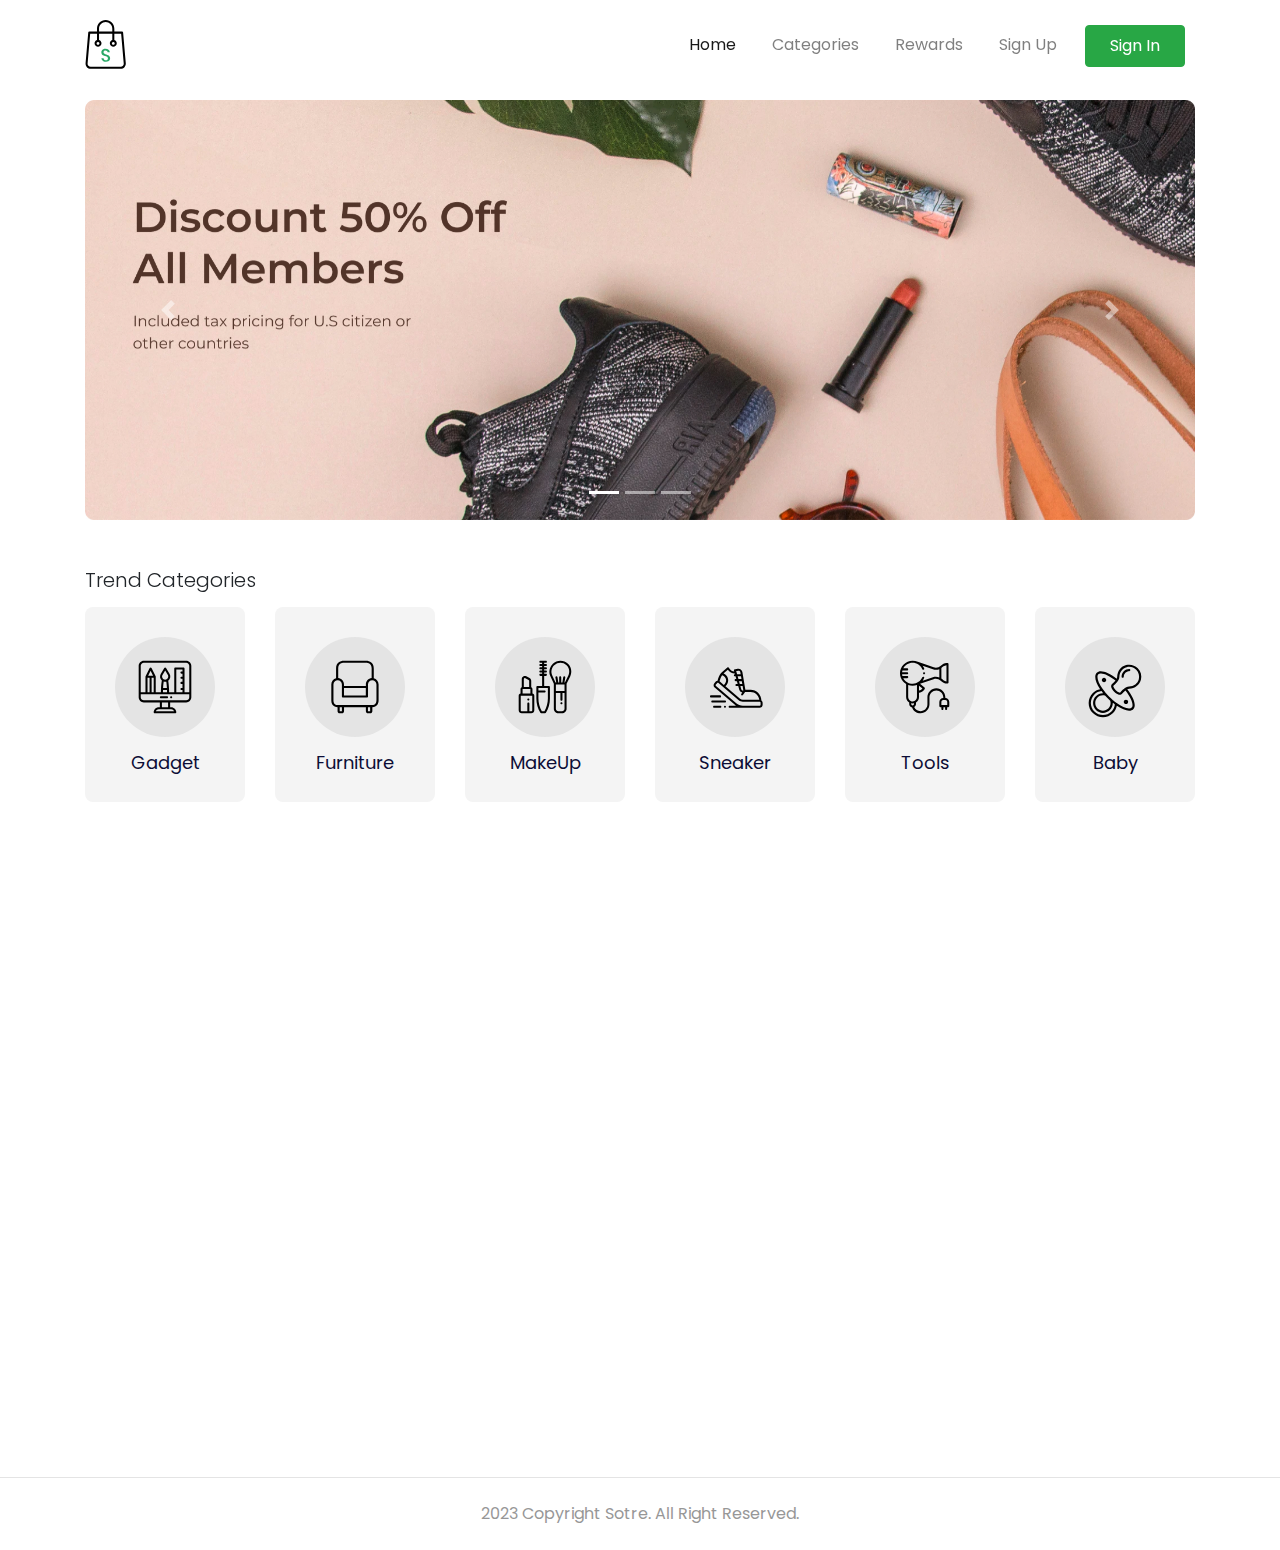
<file: index.html>
<!DOCTYPE html>
<html lang="en">
  <head>
    <meta charset="utf-8" />
    <meta
      name="viewport"
      content="width=device-width, initial-scale=1, shrink-to-fit=no"
    />
    <meta name="description" content="" />
    <meta name="author" content="" />

    <title>Store - Your Best Marketplace</title>

    <link href="https://unpkg.com/aos@2.3.1/dist/aos.css" rel="stylesheet" />
    <link href="style/main.css" rel="stylesheet" />
  </head>

  <body>
    <nav
      class="navbar navbar-expand-lg navbar-light navbar-store fixed-top navbar-fixed-top"
    data-aos="fade-down" data-aos-delay="200" >
      <div class="container">
        <a href="index.html" class="navbar-brand">
          <img src="images/logo.svg" alt="" />
        </a>
        <button
          class="navbar-toggler"
          type="button"
          data-toggle="collapse"
          data-target="#navbarNavDropdown"
          aria-controls="navbarNavDropdown"
          aria-expanded="false"
          aria-label="Toggle navigation"
        >
          <span class="navbar-toggler-icon"></span>
        </button>

        <div class="collapse navbar-collapse" id="navbarNavDropdown">
          <ul class="navbar-nav ml-auto">
            <li class="nav-item active">
              <a class="nav-link" href="#"
                >Home <span class="sr-only">(current)</span></a
              >
            </li>
            <li class="nav-item">
              <a class="nav-link" href="categories.html">Categories</a>
            </li>
            <li class="nav-item">
              <a class="nav-link" href="#">Rewards</a>
            </li>
            <li class="nav-item">
              <a class="nav-link" href="#">Sign Up</a>
            </li>
            <li class="nav-item">
              <a class="btn btn-success nav-link px-4 text-white" href="#"
                >Sign In</a
              >
            </li>
          </ul>
        </div>
      </div>
    </nav>

    <!-- Page Content -->
    <div class="page-content page-home">
      <section class="store-carousel">
        <div class="container">
          <div class="row">
            <div class="col-lg-12" data-aos="zoom-in">
              <div
                id="storeCarousel"
                class="carousel slide"
                data-ride="carousel"
              >
                <ol class="carousel-indicators">
                  <li
                    class="active"
                    data-target="#storeCarousel"
                    data-slide-to="0"
                  ></li>
                  <li data-target="#storeCarousel" data-slide-to="1"></li>
                  <li data-target="#storeCarousel" data-slide-to="2"></li>
                </ol>
                <div class="carousel-inner">
                  <div class="carousel-item active">
                    <img
                      src="images/banner.jpg"
                      class="d-block w-100"
                      alt="..."
                    />
                  </div>
                  <div class="carousel-item">
                    <img
                      src="images/banner.jpg"
                      class="d-block w-100"
                      alt="..."
                    />
                  </div>
                  <div class="carousel-item">
                    <img
                      src="images/banner.jpg"
                      class="d-block w-100"
                      alt="..."
                    />
                  </div>
                </div>
                <a
                  class="carousel-control-prev"
                  href="#storeCarousel"
                  role="button"
                  data-slide="prev"
                >
                  <span
                    class="carousel-control-prev-icon"
                    aria-hidden="true"
                  ></span>
                  <span class="sr-only">Previous</span>
                </a>
                <a
                  class="carousel-control-next"
                  href="#storeCarousel"
                  role="button"
                  data-slide="next"
                >
                  <span
                    class="carousel-control-next-icon"
                    aria-hidden="true"
                  ></span>
                  <span class="sr-only">Next</span>
                </a>
              </div>
            </div>
          </div>
        </div>
      </section>

      <section class="store-trend-categories mt-5">
        <div class="container">
          <div class="row">
            <div class="col-12" data-aos="fade-up">
              <h5 >Trend Categories</h5>
            </div>
          </div>
          <div class="row">
            <div
              class="col-6 col-md-6 col-lg-2"
              data-aos="fade-up"
              data-aos-delay="100"
            >
              <a href="#" class="component-categories d-block">
                <div class="categories-image">
                  <img
                    src="images/categories-gadgets.svg"
                    alt=""
                    class="w-100"
                  />
                </div>
                <p class="categories-text">Gadget</p>
              </a>
            </div>
            <div
              class="col-6 col-md-6 col-lg-2"
              data-aos="fade-up"
              data-aos-delay="150"
            >
              <a href="#" class="component-categories d-block">
                <div class="categories-image">
                  <img
                    src="images/categories-furniture.svg"
                    alt=""
                    class="w-100"
                  />
                </div>
                <p class="categories-text">Furniture</p>
              </a>
            </div>
            <div
              class="col-6 col-md-6 col-lg-2"
              data-aos="fade-up"
              data-aos-delay="200"
            >
              <a href="#" class="component-categories d-block">
                <div class="categories-image">
                  <img
                    src="images/categories-makeup.svg"
                    alt=""
                    class="w-100"
                  />
                </div>
                <p class="categories-text">MakeUp</p>
              </a>
            </div>
            <div
              class="col-6 col-md-6 col-lg-2"
              data-aos="fade-up"
              data-aos-delay="250"
            >
              <a href="#" class="component-categories d-block">
                <div class="categories-image">
                  <img
                    src="images/categories-sneaker.svg"
                    alt=""
                    class="w-100"
                  />
                </div>
                <p class="categories-text">Sneaker</p>
              </a>
            </div>
            <div
              class="col-6 col-md-6 col-lg-2"
              data-aos="fade-up"
              data-aos-delay="300"
            >
              <a href="#" class="component-categories d-block">
                <div class="categories-image">
                  <img src="images/categories-tools.svg" alt="" class="w-100" />
                </div>
                <p class="categories-text">Tools</p>
              </a>
            </div>
            <div
              class="col-6 col-md-6 col-lg-2"
              data-aos="fade-up"
              data-aos-delay="350"
            >
              <a href="#" class="component-categories d-block">
                <div class="categories-image">
                  <img src="images/categories-baby.svg" alt="" class="w-100" />
                </div>
                <p class="categories-text">Baby</p>
              </a>
            </div>
          </div>
        </div>
      </section>
      <section class="new-products">
        <div class="container">
          <div class="row">
            <div class="col-12" data-aos="fade-up">
              <h5>New Products</h5>
            </div>
          </div>
          <div class="row">
            <div class="col-6 col-md-4 col-lg-3" data-aos="fade-up" data-aos-delay="100">
              <a href="/details.html" class="component-products d-block">
                <div class="products-thumbnail">
                  <div class="products-image" style="background-image: url('/images/products-apple-watch.jpg');"></div>
                </div>
                <div class="products-text">
                  Apple Watch 4
                </div>
                <div class="products-price">
                  $890
                </div>
              </a>
            </div>
            <div class="col-6 col-md-4 col-lg-3" data-aos="fade-up" data-aos-delay="150">
              <a href="/details.html" class="component-products d-block">
                <div class="products-thumbnail">
                  <div class="products-image" style="background-image: url('/images/products-orange-bogotta.jpg');"></div>
                </div>
                <div class="products-text">
                  Orange Bogotta
                </div>
                <div class="products-price">
                  $94,509
                </div>
              </a>
            </div>
            <div class="col-6 col-md-4 col-lg-3" data-aos="fade-up" data-aos-delay="200">
              <a href="/details.html" class="component-products d-block">
                <div class="products-thumbnail">
                  <div class="products-image" style="background-image: url('/images/products-sofa-ternyaman.jpg');"></div>
                </div>
                <div class="products-text">
                  Sofa Ternyaman
                </div>
                <div class="products-price">
                  $1,409
                </div>
              </a>
            </div>
            <div class="col-6 col-md-4 col-lg-3" data-aos="fade-up" data-aos-delay="250">
              <a href="/details.html" class="component-products d-block">
                <div class="products-thumbnail">
                  <div class="products-image" style="background-image: url('/images/products-bubuk-maketti.jpg');"></div>
                </div>
                <div class="products-text">
                  Bubuk Maketti
                </div>
                <div class="products-price">
                  $225
                </div>
              </a>
            </div>
            <div class="col-6 col-md-4 col-lg-3" data-aos="fade-up" data-aos-delay="300">
              <a href="/details.html" class="component-products d-block">
                <div class="products-thumbnail">
                  <div class="products-image" style="background-image: url('/images/products-tatakan-gelas.jpg');"></div>
                </div>
                <div class="products-text">
                  Tatakan Gelas
                </div>
                <div class="products-price">
                  $45,184
                </div>
              </a>
            </div>
            <div class="col-6 col-md-4 col-lg-3" data-aos="fade-up" data-aos-delay="350">
              <a href="/details.html" class="component-products d-block">
                <div class="products-thumbnail">
                  <div class="products-image" style="background-image: url('/images/products-mavic-kawe.jpg');"></div>
                </div>
                <div class="products-text">
                  Mavic Kawe
                </div>
                <div class="products-price">
                  $503
                </div>
              </a>
            </div>
            <div class="col-6 col-md-4 col-lg-3" data-aos="fade-up" data-aos-delay="400">
              <a href="/details.html" class="component-products d-block">
                <div class="products-thumbnail">
                  <div class="products-image" style="background-image: url('/images/products-black-edition-nike.jpg');"></div>
                </div>
                <div class="products-text">
                  Black Edition Nike
                </div>
                <div class="products-price">
                  $70,482
                </div>
              </a>
            </div>
            <div class="col-6 col-md-4 col-lg-3" data-aos="fade-up" data-aos-delay="450">
              <a href="/details.html" class="component-products d-block">
                <div class="products-thumbnail">
                  <div class="products-image" style="background-image: url('/images/products-monkey-toys.jpg');"></div>
                </div>
                <div class="products-text">
                  Monkey Toys
                </div>
                <div class="products-price">
                  $783
                </div>
              </a>
            </div>
          </div>
        </div>
      </section>
    </div>

    <footer>
      <div class="container">
        <div class="row">
          <div class="col-12 text-center" >
            <p class="pt-4 pb-2">
              2023 Copyright Sotre. All Right Reserved.
            </p>
          </div>
        </div>
      </div>
    </footer>
    <!-- Bootstrap core JavaScript -->
    <script src="/vendor/jquery/jquery.slim.min.js"></script>
    <script src="/vendor/bootstrap/js/bootstrap.bundle.min.js"></script>
    <script src="https://unpkg.com/aos@2.3.1/dist/aos.js"></script>
    <script>
      AOS.init();
    </script>

    <script src="/script/navbar-scroll.js"></script>
  </body>
</html>
</file>
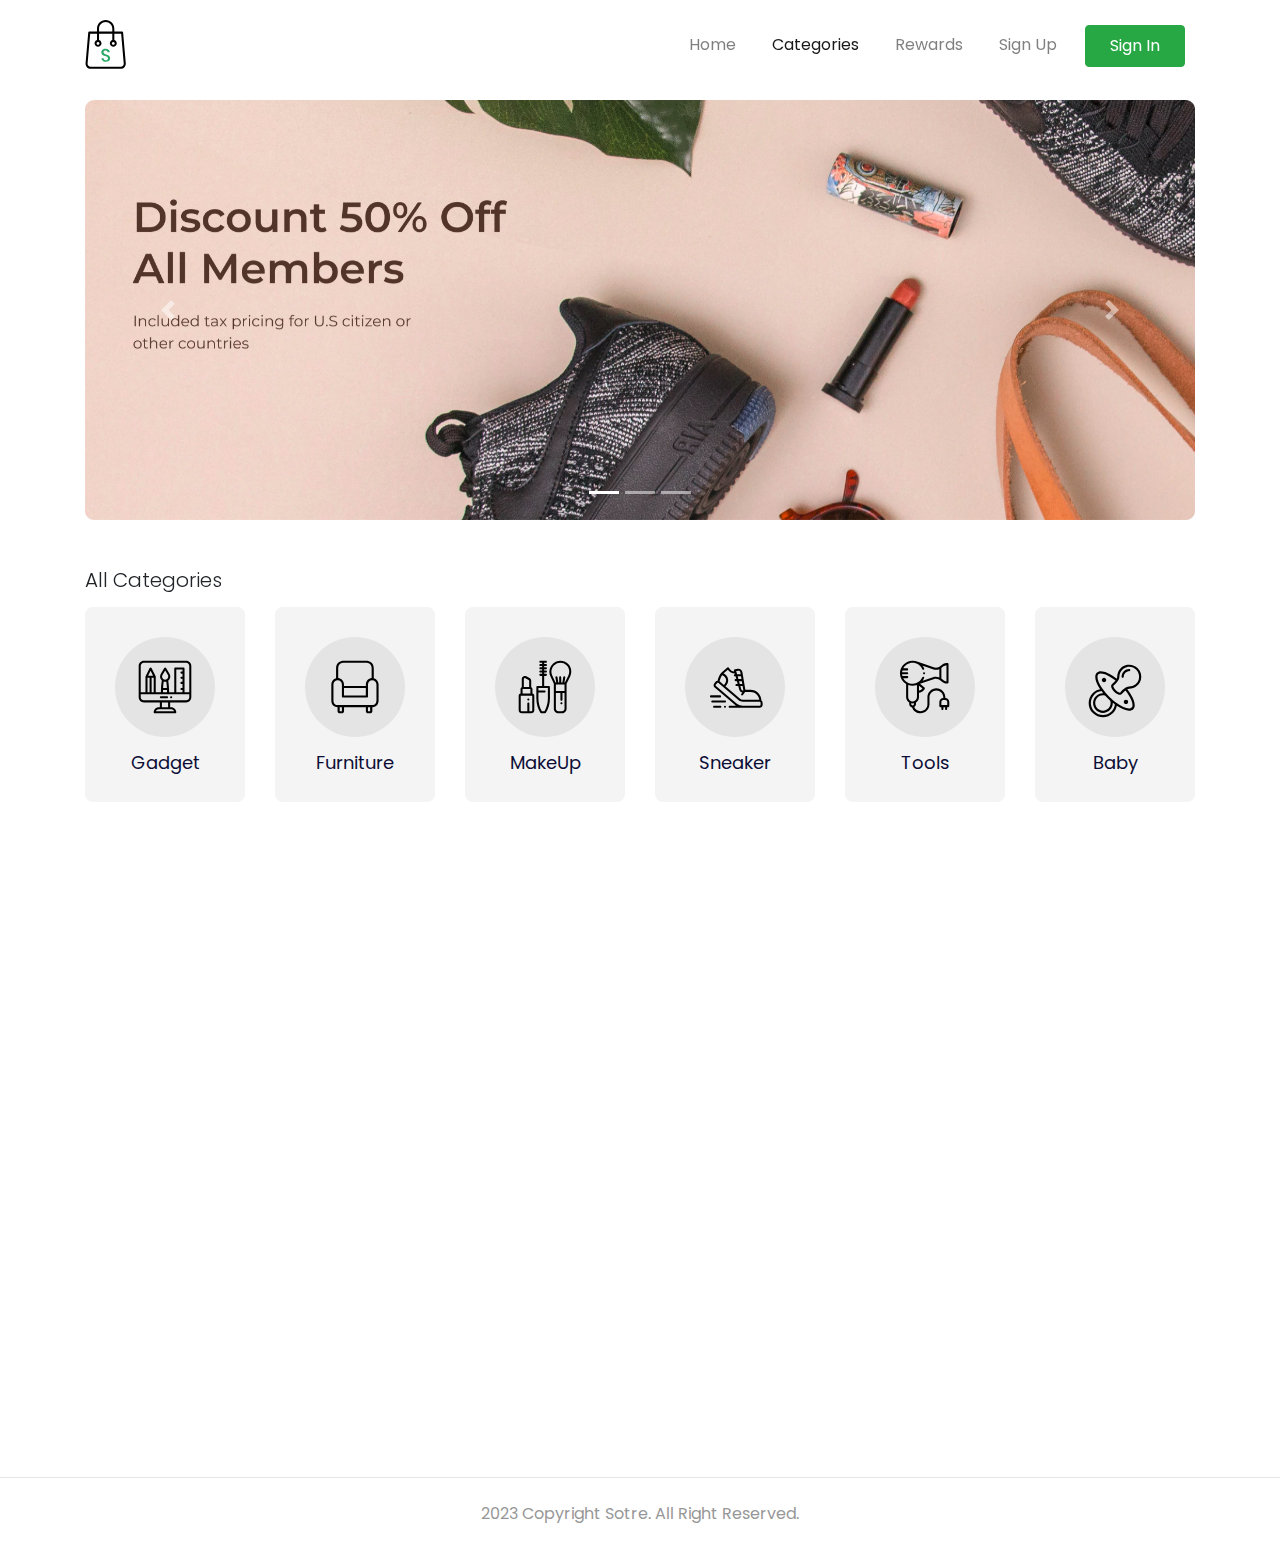
<file: categories.html>
<!DOCTYPE html>
<html lang="en">
  <head>
    <meta charset="utf-8" />
    <meta
      name="viewport"
      content="width=device-width, initial-scale=1, shrink-to-fit=no"
    />
    <meta name="description" content="" />
    <meta name="author" content="" />

    <title>Store - Your Best Marketplace</title>

    <link href="https://unpkg.com/aos@2.3.1/dist/aos.css" rel="stylesheet" />
    <link href="style/main.css" rel="stylesheet" />
  </head>

  <body>
    <nav
      class="navbar navbar-expand-lg navbar-light navbar-store fixed-top navbar-fixed-top"
    data-aos="fade-down" data-aos-delay="200" >
      <div class="container">
        <a href="index.html" class="navbar-brand">
          <img src="images/logo.svg" alt="" />
        </a>
        <button
          class="navbar-toggler"
          type="button"
          data-toggle="collapse"
          data-target="#navbarNavDropdown"
          aria-controls="navbarNavDropdown"
          aria-expanded="false"
          aria-label="Toggle navigation"
        >
          <span class="navbar-toggler-icon"></span>
        </button>

        <div class="collapse navbar-collapse" id="navbarNavDropdown">
          <ul class="navbar-nav ml-auto">
            <li class="nav-item">
              <a class="nav-link" href="#"
                >Home <span class="sr-only">(current)</span></a
              >
            </li>
            <li class="nav-item active">
              <a class="nav-link" href="#">Categories</a>
            </li>
            <li class="nav-item">
              <a class="nav-link" href="#">Rewards</a>
            </li>
            <li class="nav-item">
              <a class="nav-link" href="#">Sign Up</a>
            </li>
            <li class="nav-item">
              <a class="btn btn-success nav-link px-4 text-white" href="#"
                >Sign In</a
              >
            </li>
          </ul>
        </div>
      </div>
    </nav>

    <!-- Page Content -->
    <div class="page-content page-home">
      <section class="store-carousel">
        <div class="container">
          <div class="row">
            <div class="col-lg-12" data-aos="zoom-in">
              <div
                id="storeCarousel"
                class="carousel slide"
                data-ride="carousel"
              >
                <ol class="carousel-indicators">
                  <li
                    class="active"
                    data-target="#storeCarousel"
                    data-slide-to="0"
                  ></li>
                  <li data-target="#storeCarousel" data-slide-to="1"></li>
                  <li data-target="#storeCarousel" data-slide-to="2"></li>
                </ol>
                <div class="carousel-inner">
                  <div class="carousel-item active">
                    <img
                      src="images/banner.jpg"
                      class="d-block w-100"
                      alt="..."
                    />
                  </div>
                  <div class="carousel-item">
                    <img
                      src="images/banner.jpg"
                      class="d-block w-100"
                      alt="..."
                    />
                  </div>
                  <div class="carousel-item">
                    <img
                      src="images/banner.jpg"
                      class="d-block w-100"
                      alt="..."
                    />
                  </div>
                </div>
                <a
                  class="carousel-control-prev"
                  href="#storeCarousel"
                  role="button"
                  data-slide="prev"
                >
                  <span
                    class="carousel-control-prev-icon"
                    aria-hidden="true"
                  ></span>
                  <span class="sr-only">Previous</span>
                </a>
                <a
                  class="carousel-control-next"
                  href="#storeCarousel"
                  role="button"
                  data-slide="next"
                >
                  <span
                    class="carousel-control-next-icon"
                    aria-hidden="true"
                  ></span>
                  <span class="sr-only">Next</span>
                </a>
              </div>
            </div>
          </div>
        </div>
      </section>

      <section class="store-trend-categories mt-5">
        <div class="container">
          <div class="row">
            <div class="col-12" data-aos="fade-up">
              <h5 >All Categories</h5>
            </div>
          </div>
          <div class="row">
            <div
              class="col-6 col-md-6 col-lg-2"
              data-aos="fade-up"
              data-aos-delay="100"
            >
              <a href="#" class="component-categories d-block">
                <div class="categories-image">
                  <img
                    src="images/categories-gadgets.svg"
                    alt=""
                    class="w-100"
                  />
                </div>
                <p class="categories-text">Gadget</p>
              </a>
            </div>
            <div
              class="col-6 col-md-6 col-lg-2"
              data-aos="fade-up"
              data-aos-delay="150"
            >
              <a href="#" class="component-categories d-block">
                <div class="categories-image">
                  <img
                    src="images/categories-furniture.svg"
                    alt=""
                    class="w-100"
                  />
                </div>
                <p class="categories-text">Furniture</p>
              </a>
            </div>
            <div
              class="col-6 col-md-6 col-lg-2"
              data-aos="fade-up"
              data-aos-delay="200"
            >
              <a href="#" class="component-categories d-block">
                <div class="categories-image">
                  <img
                    src="images/categories-makeup.svg"
                    alt=""
                    class="w-100"
                  />
                </div>
                <p class="categories-text">MakeUp</p>
              </a>
            </div>
            <div
              class="col-6 col-md-6 col-lg-2"
              data-aos="fade-up"
              data-aos-delay="250"
            >
              <a href="#" class="component-categories d-block">
                <div class="categories-image">
                  <img
                    src="images/categories-sneaker.svg"
                    alt=""
                    class="w-100"
                  />
                </div>
                <p class="categories-text">Sneaker</p>
              </a>
            </div>
            <div
              class="col-6 col-md-6 col-lg-2"
              data-aos="fade-up"
              data-aos-delay="300"
            >
              <a href="#" class="component-categories d-block">
                <div class="categories-image">
                  <img src="images/categories-tools.svg" alt="" class="w-100" />
                </div>
                <p class="categories-text">Tools</p>
              </a>
            </div>
            <div
              class="col-6 col-md-6 col-lg-2"
              data-aos="fade-up"
              data-aos-delay="350"
            >
              <a href="#" class="component-categories d-block">
                <div class="categories-image">
                  <img src="images/categories-baby.svg" alt="" class="w-100" />
                </div>
                <p class="categories-text">Baby</p>
              </a>
            </div>
          </div>
        </div>
      </section>
      <section class="new-products">
        <div class="container">
          <div class="row">
            <div class="col-12" data-aos="fade-up">
              <h5>New Products</h5>
            </div>
          </div>
          <div class="row">
            <div class="col-6 col-md-4 col-lg-3" data-aos="fade-up" data-aos-delay="100">
              <a href="/details.html" class="component-products d-block">
                <div class="products-thumbnail">
                  <div class="products-image" style="background-image: url('/images/products-apple-watch.jpg');"></div>
                </div>
                <div class="products-text">
                  Apple Watch 4
                </div>
                <div class="products-price">
                  $890
                </div>
              </a>
            </div>
            <div class="col-6 col-md-4 col-lg-3" data-aos="fade-up" data-aos-delay="150">
              <a href="/details.html" class="component-products d-block">
                <div class="products-thumbnail">
                  <div class="products-image" style="background-image: url('/images/products-orange-bogotta.jpg');"></div>
                </div>
                <div class="products-text">
                  Orange Bogotta
                </div>
                <div class="products-price">
                  $94,509
                </div>
              </a>
            </div>
            <div class="col-6 col-md-4 col-lg-3" data-aos="fade-up" data-aos-delay="200">
              <a href="/details.html" class="component-products d-block">
                <div class="products-thumbnail">
                  <div class="products-image" style="background-image: url('/images/products-sofa-ternyaman.jpg');"></div>
                </div>
                <div class="products-text">
                  Sofa Ternyaman
                </div>
                <div class="products-price">
                  $1,409
                </div>
              </a>
            </div>
            <div class="col-6 col-md-4 col-lg-3" data-aos="fade-up" data-aos-delay="250">
              <a href="/details.html" class="component-products d-block">
                <div class="products-thumbnail">
                  <div class="products-image" style="background-image: url('/images/products-bubuk-maketti.jpg');"></div>
                </div>
                <div class="products-text">
                  Bubuk Maketti
                </div>
                <div class="products-price">
                  $225
                </div>
              </a>
            </div>
            <div class="col-6 col-md-4 col-lg-3" data-aos="fade-up" data-aos-delay="300">
              <a href="/details.html" class="component-products d-block">
                <div class="products-thumbnail">
                  <div class="products-image" style="background-image: url('/images/products-tatakan-gelas.jpg');"></div>
                </div>
                <div class="products-text">
                  Tatakan Gelas
                </div>
                <div class="products-price">
                  $45,184
                </div>
              </a>
            </div>
            <div class="col-6 col-md-4 col-lg-3" data-aos="fade-up" data-aos-delay="350">
              <a href="/details.html" class="component-products d-block">
                <div class="products-thumbnail">
                  <div class="products-image" style="background-image: url('/images/products-mavic-kawe.jpg');"></div>
                </div>
                <div class="products-text">
                  Mavic Kawe
                </div>
                <div class="products-price">
                  $503
                </div>
              </a>
            </div>
            <div class="col-6 col-md-4 col-lg-3" data-aos="fade-up" data-aos-delay="400">
              <a href="/details.html" class="component-products d-block">
                <div class="products-thumbnail">
                  <div class="products-image" style="background-image: url('/images/products-black-edition-nike.jpg');"></div>
                </div>
                <div class="products-text">
                  Black Edition Nike
                </div>
                <div class="products-price">
                  $70,482
                </div>
              </a>
            </div>
            <div class="col-6 col-md-4 col-lg-3" data-aos="fade-up" data-aos-delay="450">
              <a href="/details.html" class="component-products d-block">
                <div class="products-thumbnail">
                  <div class="products-image" style="background-image: url('/images/products-monkey-toys.jpg');"></div>
                </div>
                <div class="products-text">
                  Monkey Toys
                </div>
                <div class="products-price">
                  $783
                </div>
              </a>
            </div>
          </div>
        </div>
      </section>
    </div>

    <footer>
      <div class="container">
        <div class="row">
          <div class="col-12 text-center" >
            <p class="pt-4 pb-2">
              2023 Copyright Sotre. All Right Reserved.
            </p>
          </div>
        </div>
      </div>
    </footer>
    <!-- Bootstrap core JavaScript -->
    <script src="/vendor/jquery/jquery.slim.min.js"></script>
    <script src="/vendor/bootstrap/js/bootstrap.bundle.min.js"></script>
    <script src="https://unpkg.com/aos@2.3.1/dist/aos.js"></script>
    <script>
      AOS.init();
    </script>

    <script src="/script/navbar-scroll.js"></script>
  </body>
</html>
      
</file>
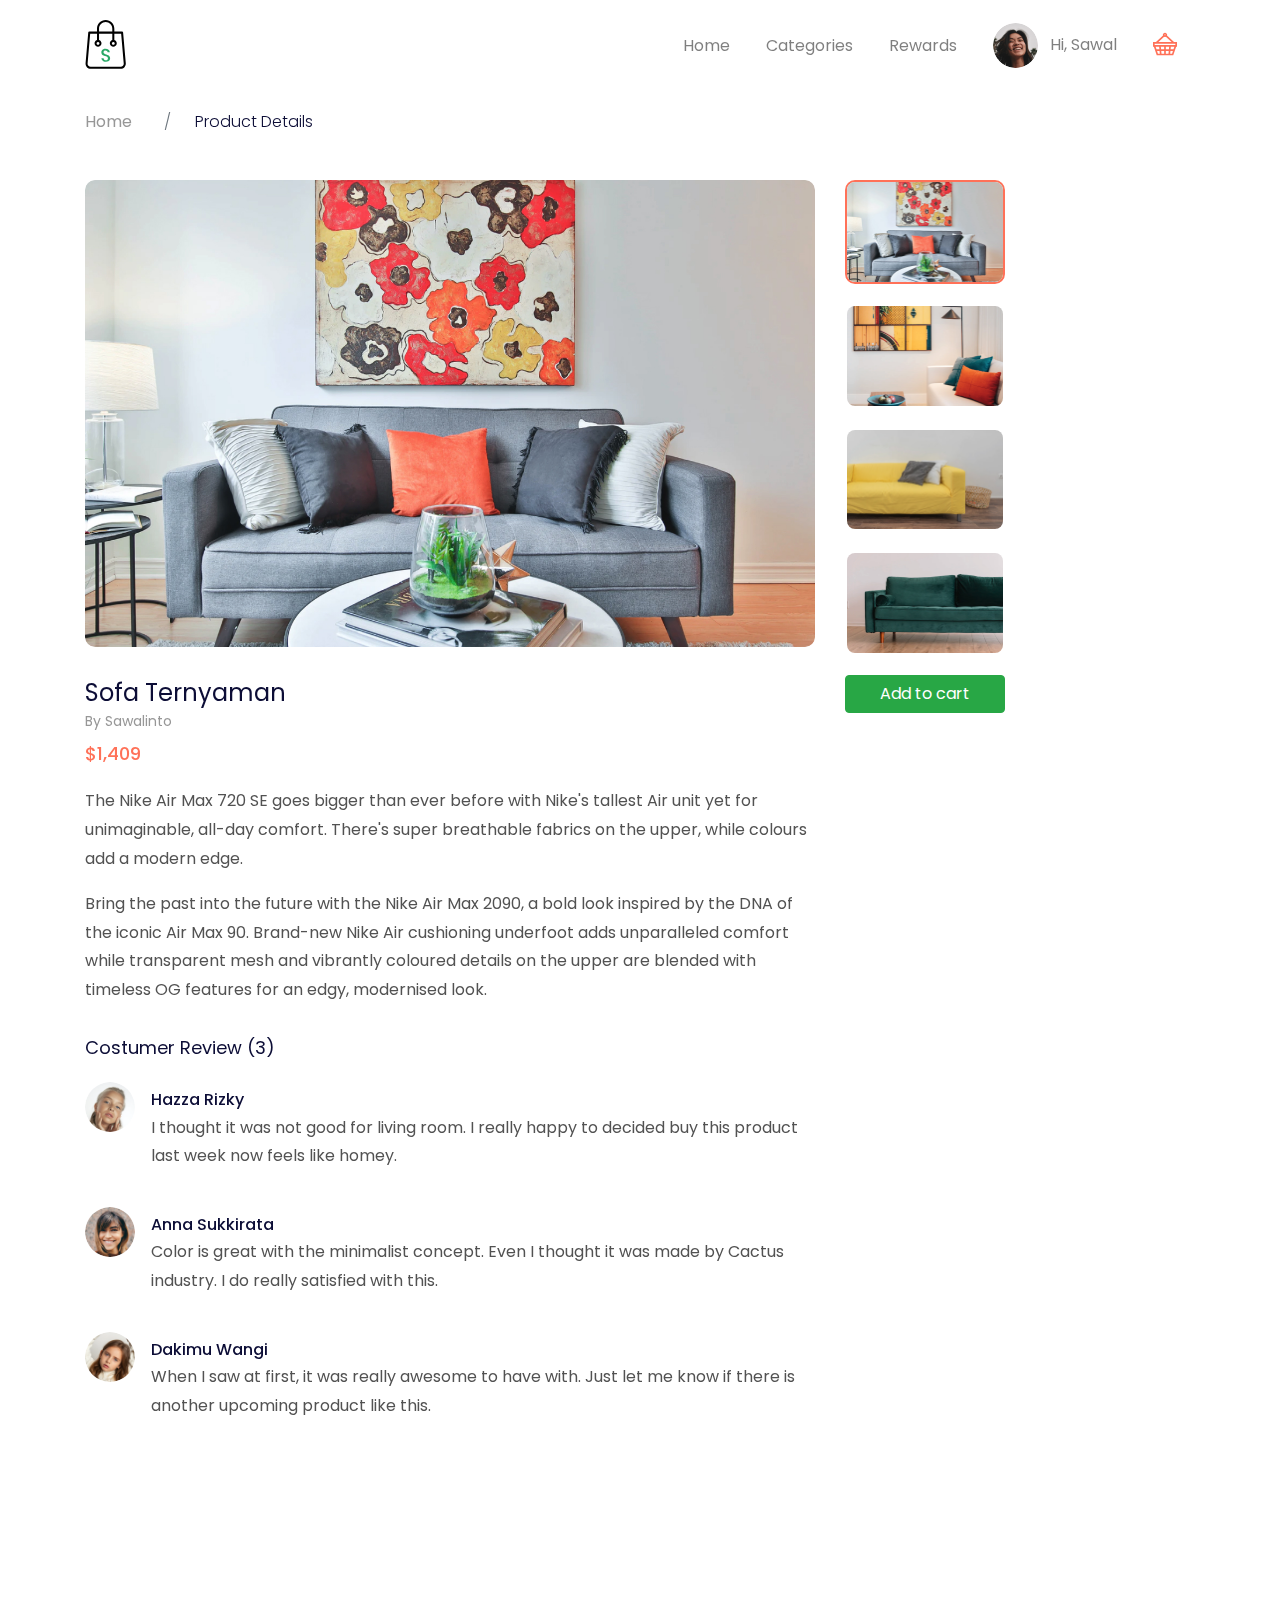
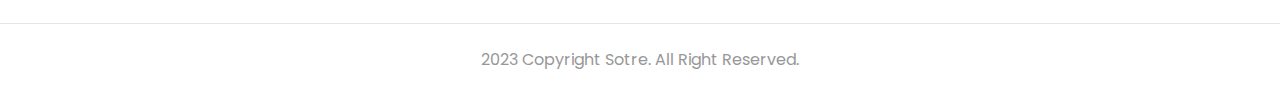
<file: details.html>
<!DOCTYPE html>
<html lang="en">

<head>
  <meta charset="utf-8" />
  <meta name="viewport" content="width=device-width, initial-scale=1, shrink-to-fit=no" />
  <meta name="description" content="" />
  <meta name="author" content="" />

  <title>Store - Your Best Marketplace</title>

  <link href="https://unpkg.com/aos@2.3.1/dist/aos.css" rel="stylesheet" />
  <link href="style/main.css" rel="stylesheet" />
</head>

<body>
  <nav class="navbar navbar-expand-lg navbar-light navbar-store fixed-top navbar-fixed-top" data-aos="fade-down"
    data-aos-delay="200">
    <div class="container">
      <a href="index.html" class="navbar-brand">
        <img src="images/logo.svg" alt="" />
      </a>
      <button class="navbar-toggler" type="button" data-toggle="collapse" data-target="#navbarNavDropdown"
        aria-controls="navbarNavDropdown" aria-expanded="false" aria-label="Toggle navigation">
        <span class="navbar-toggler-icon"></span>
      </button>

      <div class="collapse navbar-collapse" id="navbarNavDropdown">
        <ul class="navbar-nav ml-auto">
          <li class="nav-item">
            <a class="nav-link" href="#">Home <span class="sr-only">(current)</span></a>
          </li>
          <li class="nav-item">
            <a class="nav-link" href="#">Categories</a>
          </li>
          <li class="nav-item">
            <a class="nav-link" href="#">Rewards</a>
          </li>
          <!-- Desktop -->
        </ul>
        <ul class="navbar-nav d-none d-lg-flex">
          <li class="nav-item dropdown">
            <a href="#" class="nav-link" id="navbarDropdown" role="button" data-toggle="dropdown">
              <img src="images/icon-user.png" alt="" class="rounded-circle mr-2 profile-picture" />
              Hi, Sawal
            </a>
            <div class="dropdown-menu">
              <a href="" class="dropdown-item"> Dashboard </a>
              <a href="" class="dropdown-item"> Setting </a>
              <a href="" class="dropdown-item"> Logout </a>
            </div>
          </li>
          <li class="nav-item">
            <a href="" class="nav-link d-inline-block mt-2">
              <img src="/images/icon-cart-empty.svg" alt="" />
            </a>
          </li>
        </ul>

        <!-- Mobile -->
        <ul class="navbar-nav d-flex d-lg-none">
          <li class="nav-item">
            <a href="" class="nav-link"> Hi, Sawal </a>
          </li>
          <li class="nav-item"><a href="" class="nav-link"> Cart </a></li>
        </ul>
      </div>
    </div>
  </nav>

  <!-- Page Content -->

  <div class="page-content page-details">
    <section class="store-breadcrumbs" data-aos="fade-down" data-aos-delay="100">
      <div class="container">
        <div class="row">
          <div class="col-12">
            <ol class="breadcrumb">
              <li class="breadcrumb-item">
                <a href="index.html">Home</a>
              </li>
              <li class="breadcrumb-item active">Product Details</li>
            </ol>
          </div>
        </div>
      </div>
    </section>
    <section class="store-gallery" id="gallery">
      <div class="container">
        <div class="row">
          <div class="col-lg-8" data-aos="zoom-in">
            <transititon name="slide-fade" mode="out-in">
              <img :src="photos[activePhoto].url" :key="photos[activePhoto].url" class="w-100 main-image" alt="" />
            </transititon>
          </div>
          <div class="col-lg-2">
            <div class="row">
              <div class="col-3 col-lg-12 mt-2 mt-2 mt-lg-0" v-for="(photo, index) in photos" :key="photo.id"
                data-aos="zoom-in" data-aos-delay="100">
                <a href="#" @click="changeActive(index)">
                  <img :src="photo.url" alt="" class="w-100 thumbnail-image"
                    :class="{ active: index == activePhoto }" />
                </a>
              </div>
            </div>
          </div>
        </div>
      </div>
    </section>

    <div class="store-details-container" data-aos="fade-up">
      <section class="store-heading">
        <div class="container">
          <div class="row">
            <div class="col-lg-8">
              <h1>Sofa Ternyaman</h1>
              <div class="owner">By Sawalinto</div>
              <div class="price">$1,409</div>
            </div>
            <div class="col-lg-2" data-aos="zoom-in">
              <a href="cart.html" class="btn btn-success px-4 text-white btn-block mb-3">
                Add to cart
              </a>
            </div>
          </div>
        </div>
      </section>
      <section class="store-description">
        <div class="container">
          <div class="row">
            <div class="col-12 col-lg-8">
              <p>
                The Nike Air Max 720 SE goes bigger than ever before with Nike's tallest Air unit yet for unimaginable,
                all-day comfort. There's super breathable fabrics on the upper, while colours add a modern edge.
              </p>
              <p>
                Bring the past into the future with the Nike Air Max 2090, a bold look inspired by the DNA of the iconic
                Air Max 90. Brand-new Nike Air cushioning underfoot adds unparalleled comfort while transparent mesh and
                vibrantly coloured details on the upper are blended with timeless OG features for an edgy, modernised
                look.
              </p>
            </div>
          </div>
        </div>
      </section>

      <section class="store-review">
        <div class="container">
          <div class="row">
            <div class="col-12 col-lg-8 mt-3 mb-3">
              <h5>Costumer Review (3)</h5>

            </div>
          </div>
          <div class="row">
            <div class="col-12 col-lg-8">
              <ul class="list-unstyled">
                <li class="media">
                  <img src="/images/icon-testimonial-1.png" alt="" class="mr-3 rounded-circle">
                  <div class="media-body">
                    <h5 class="mt-2 mb-1">
                      Hazza Rizky
                    </h5>
                    <p>
                      I thought it was not good for living room. I really happy
                      to decided buy this product last week now feels like homey.
                    </p>
                  </div>
                </li>
                <li class="media">
                  <img src="/images/icon-testimonial-2.png" alt="" class="mr-3 rounded-circle">
                  <div class="media-body">
                    <h5 class="mt-2 mb-1">
                      Anna Sukkirata
                    </h5>
                    <p>
                      Color is great with the minimalist concept. Even I thought it was
                      made by Cactus industry. I do really satisfied with this.
                  </div>
                </li>
                <li class="media">
                  <img src="/images/icon-testimonial-3.png" alt="" class="mr-3 rounded-circle">
                  <div class="media-body">
                    <h5 class="mt-2 mb-1">
                      Dakimu Wangi
                    </h5>
                    <p>
                      When I saw at first, it was really awesome to have with.
                      Just let me know if there is another upcoming product like this.
                    </p>
                  </div>
                </li>
              </ul>
            </div>
          </div>
        </div>
      </section>
    </div>
  </div>

  <footer>
    <div class="container">
      <div class="row">
        <div class="col-12 text-center">
          <p class="pt-4 pb-2">2023 Copyright Sotre. All Right Reserved.</p>
        </div>
      </div>
    </div>
  </footer>
  <!-- Bootstrap core JavaScript -->
  <script src="/vendor/jquery/jquery.slim.min.js"></script>
  <script src="/vendor/bootstrap/js/bootstrap.bundle.min.js"></script>
  <script src="https://unpkg.com/aos@2.3.1/dist/aos.js"></script>
  <script>
    AOS.init();
  </script>

  <script src="/vendor/vue/vue.js"></script>
  <script>
    var gallery = new Vue({
      el: "#gallery",
      mounted() {
        AOS.init();
      },
      data: {
        activePhoto: 0,
        photos: [
          {
            id: 1,
            url: "/images/product-details-1.jpg",
          },
          {
            id: 2,
            url: "/images/product-details-2.jpg",
          },
          {
            id: 3,
            url: "/images/product-details-3.jpg",
          },
          {
            id: 4,
            url: "/images/product-details-4.jpg",
          },
        ],
      },
      methods: {
        changeActive(id) {
          this.activePhoto = id;
        },
      },
    });
  </script>
  <script src="/script/navbar-scroll.js"></script>
</body>

</html>                                                                                                                                                                                                                                                                                                                                                                                                                                                                                                                                                                                                                                                                                                                                                                                                                                                                                                                                                                                                                                                                                                                                                                                                                                                                                                                                                                                                                                                                                                                                                                                                                                                                                                                                                                                                                                                                                                                                                                                                                                                                                                                                                                                                                                                                                                                                                                                                                                                                                                                                                                                                                                                                                                                                                                                                                                                                                                                                                                                                                                                                                                                                                                                                                                                                                                                                                                                                                                                                                                                                                                       
</file>
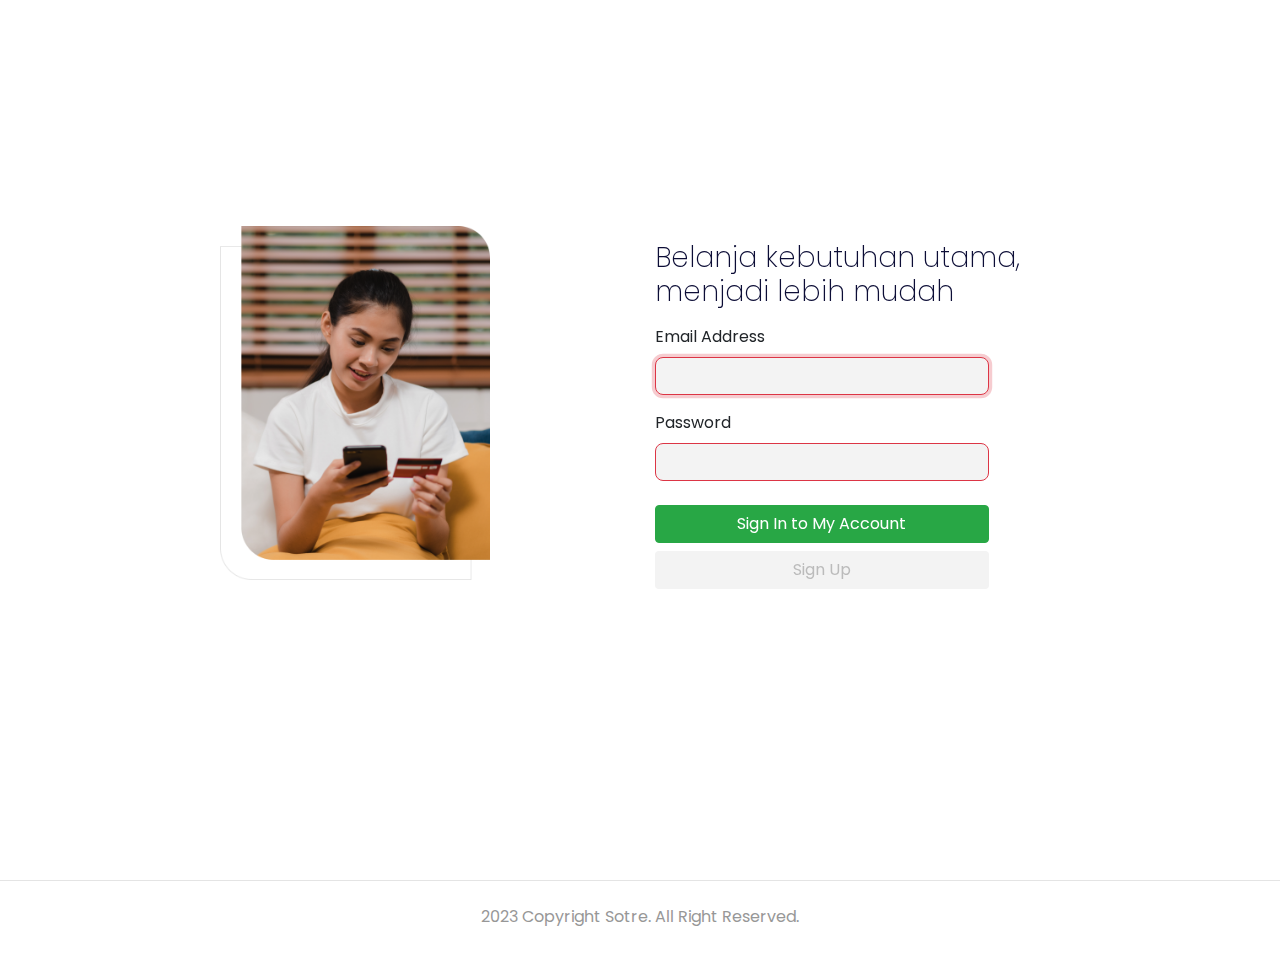
<file: login.html>
<!DOCTYPE html>
<html lang="en">

<head>
    <meta charset="utf-8" />
    <meta name="viewport" content="width=device-width, initial-scale=1, shrink-to-fit=no" />
    <meta name="description" content="" />
    <meta name="author" content="" />

    <title>Store - Your Best Marketplace</title>

    <link href="https://unpkg.com/aos@2.3.1/dist/aos.css" rel="stylesheet" />
    <link href="style/main.css" rel="stylesheet" />
</head>

<body>
    <div class="page-content page-auth">
        <div class="section-store-auth" data-aos="fade-up">
            <div class="container">
                <div class="row align-items-center row-login">
                    <div class="col-lg-6 text-center">
                        <img src="/images/login-placeholder.png" alt="" class="w-50 mb-4 mb-lg-none" />
                    </div>
                    <div class="col-lg-5">
                        <h2>
                            Belanja kebutuhan utama, <br />
                            menjadi lebih mudah
                        </h2>
                        <form method="POST" action="" class="mt-3">
                            <!-- @csrf -->
                            <div class="form-group">
                                <label>Email Address</label>
                                <input id="email" type="email" class="form-control w-75 is-invalid " name="email"
                                    value="" required autocomplete="email" autofocus>


                            </div>
                            <div class="form-group">
                                <label>Password</label>
                                <input id="password" type="password"
                                    class="form-control w-75 @error('password') is-invalid @enderror" name="password"
                                    required autocomplete="current-password">


                            </div>
                            <button type="submit" class="btn btn-success btn-block w-75 mt-4">
                                Sign In to My Account
                            </button>
                            <a href="" class="btn btn-signup btn-block w-75 mt-2">
                                Sign Up
                            </a>
                        </form>
                    </div>
                </div>
            </div>
        </div>
    </div>

    <footer>
        <div class="container">
            <div class="row">
                <div class="col-12 text-center">
                    <p class="pt-4 pb-2">2023 Copyright Sotre. All Right Reserved.</p>
                </div>
            </div>
        </div>
    </footer>
    <!-- Bootstrap core JavaScript -->
    <script src="/vendor/jquery/jquery.slim.min.js"></script>
    <script src="/vendor/bootstrap/js/bootstrap.bundle.min.js"></script>
    <script src="https://unpkg.com/aos@2.3.1/dist/aos.js"></script>
    <script>
        AOS.init();
    </script>

    <script src="/vendor/vue/vue.js"></script>
    <script>
        var gallery = new Vue({
            el: "#gallery",
            mounted() {
                AOS.init();
            },
            data: {
                activePhoto: 0,
                photos: [
                    {
                        id: 1,
                        url: "/images/product-details-1.jpg",
                    },
                    {
                        id: 2,
                        url: "/images/product-details-2.jpg",
                    },
                    {
                        id: 3,
                        url: "/images/product-details-3.jpg",
                    },
                    {
                        id: 4,
                        url: "/images/product-details-4.jpg",
                    },
                ],
            },
            methods: {
                changeActive(id) {
                    this.activePhoto = id;
                },
            },
        });
    </script>
    <script src="/script/navbar-scroll.js"></script>
</body>

</html>
</file>
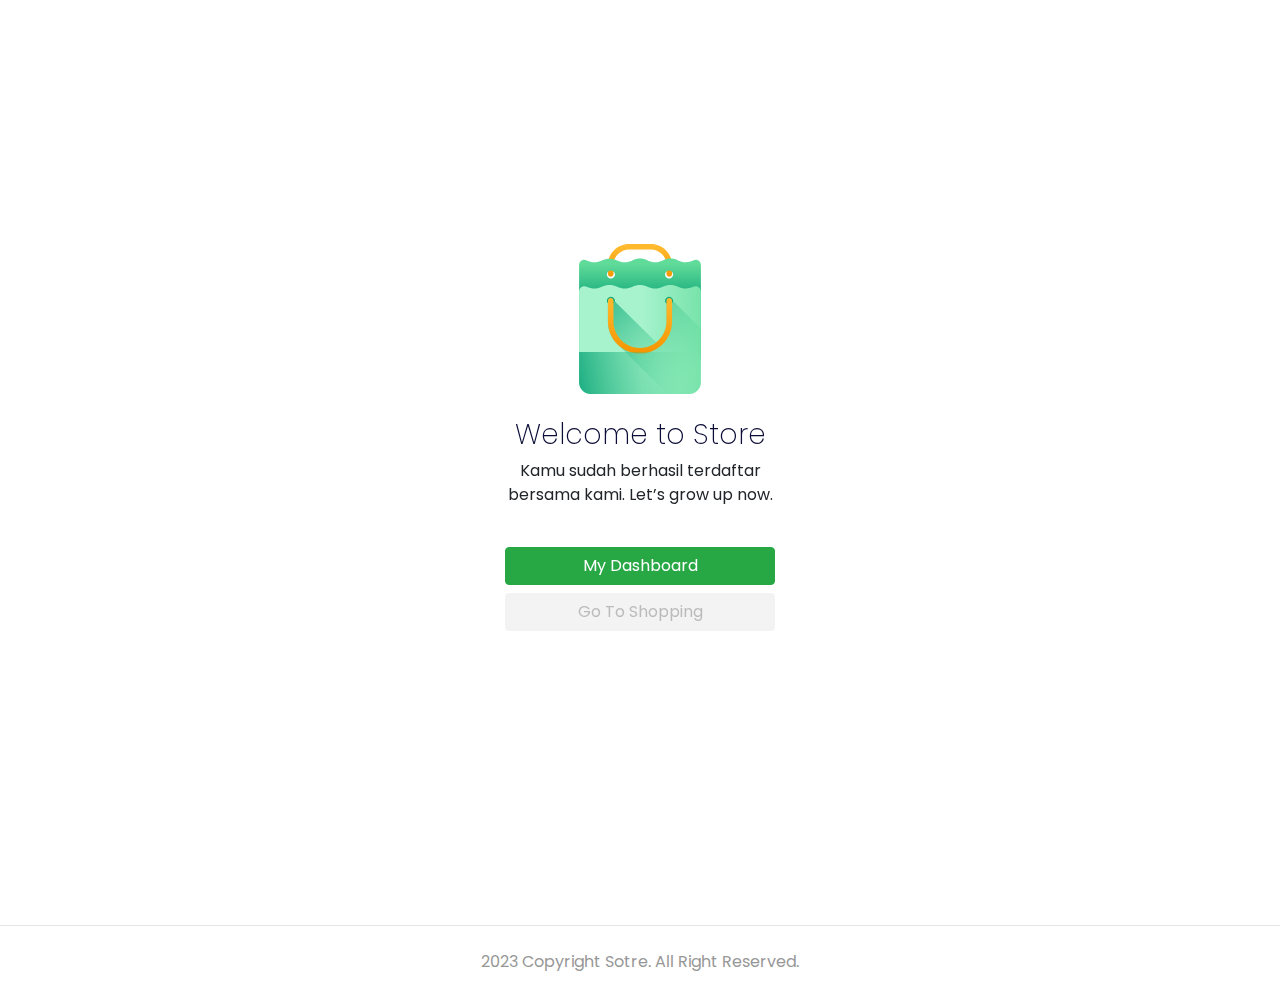
<file: success-register.html>
<!DOCTYPE html>
<html lang="en">

<head>
    <meta charset="utf-8" />
    <meta name="viewport" content="width=device-width, initial-scale=1, shrink-to-fit=no" />
    <meta name="description" content="" />
    <meta name="author" content="" />

    <title>Store - Your Best Marketplace</title>

    <link href="https://unpkg.com/aos@2.3.1/dist/aos.css" rel="stylesheet" />
    <link href="style/main.css" rel="stylesheet" />
</head>

<body>
    <div class="page-content page-success">
        <div class="section-success" data-aos="zoom-in">
          <div class="container">
            <div class="row align-items-center row-login justify-content-center">
              <div class="col-lg-6 text-center">
                <img src="/images/success.svg" alt="" class="mb-4" />
                <h2>
                  Welcome to Store
                </h2>
                <p>
                  Kamu sudah berhasil terdaftar <br />
                  bersama kami. Let’s grow up now.
                </p>
                <div>
                  <a href="/dashboard.html" class="btn btn-success w-50 mt-4">
                    My Dashboard
                  </a>
                  <a href="/index.html" class="btn btn-signup w-50 mt-2">
                    Go To Shopping
                  </a>
                </div>
              </div>
            </div>
          </div>
        </div>
      </div>

    <footer>
        <div class="container">
            <div class="row">
                <div class="col-12 text-center">
                    <p class="pt-4 pb-2">2023 Copyright Sotre. All Right Reserved.</p>
                </div>
            </div>
        </div>
    </footer>
    <!-- Bootstrap core JavaScript -->
    <script src="/vendor/jquery/jquery.slim.min.js"></script>
    <script src="/vendor/bootstrap/js/bootstrap.bundle.min.js"></script>
    <script src="https://unpkg.com/aos@2.3.1/dist/aos.js"></script>
    <script>
        AOS.init();
    </script>

    <script src="/vendor/vue/vue.js"></script>
    <script>
        var gallery = new Vue({
            el: "#gallery",
            mounted() {
                AOS.init();
            },
            data: {
                activePhoto: 0,
                photos: [
                    {
                        id: 1,
                        url: "/images/product-details-1.jpg",
                    },
                    {
                        id: 2,
                        url: "/images/product-details-2.jpg",
                    },
                    {
                        id: 3,
                        url: "/images/product-details-3.jpg",
                    },
                    {
                        id: 4,
                        url: "/images/product-details-4.jpg",
                    },
                ],
            },
            methods: {
                changeActive(id) {
                    this.activePhoto = id;
                },
            },
        });
    </script>
    <script src="/script/navbar-scroll.js"></script>
</body>

</html>
</file>
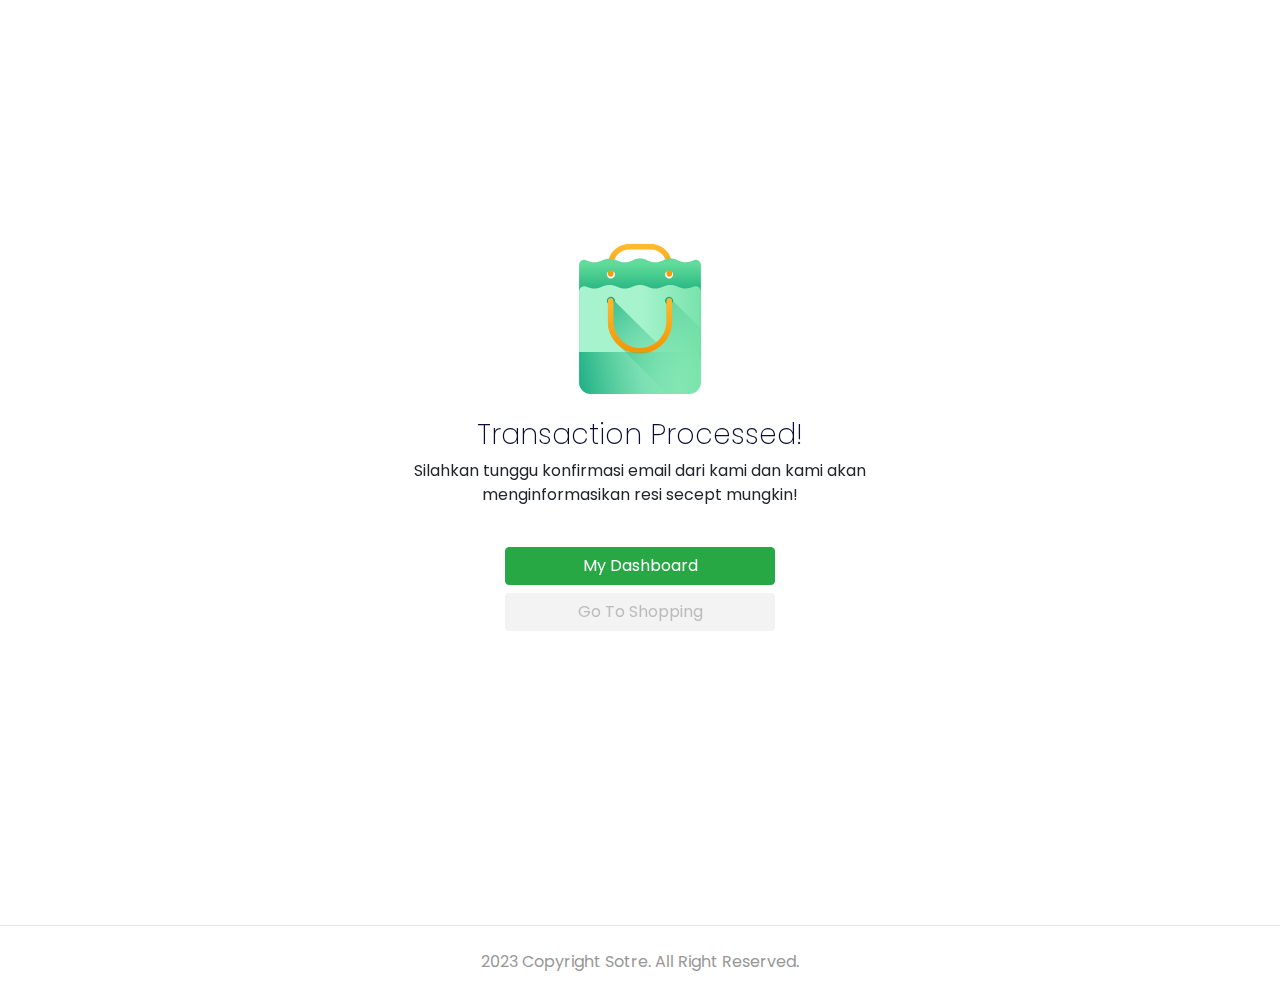
<file: success.html>
<!DOCTYPE html>
<html lang="en">

<head>
    <meta charset="utf-8" />
    <meta name="viewport" content="width=device-width, initial-scale=1, shrink-to-fit=no" />
    <meta name="description" content="" />
    <meta name="author" content="" />

    <title>Store - Your Best Marketplace</title>

    <link href="https://unpkg.com/aos@2.3.1/dist/aos.css" rel="stylesheet" />
    <link href="style/main.css" rel="stylesheet" />
</head>

<body>
    <div class="page-content page-success">
        <div class="section-success" data-aos="zoom-in">
          <div class="container">
            <div class="row align-items-center row-login justify-content-center">
              <div class="col-lg-6 text-center">
                <img src="/images/success.svg" alt="" class="mb-4" />
                <h2>
                  Transaction Processed!
                </h2>
                <p>
                  Silahkan tunggu konfirmasi email dari kami dan kami akan
                  menginformasikan resi secept mungkin!
                </p>
                <div>
                  <a href="/dashboard.html" class="btn btn-success w-50 mt-4">
                    My Dashboard
                  </a>
                  <a href="/index.html" class="btn btn-signup w-50 mt-2">
                    Go To Shopping
                  </a>
                </div>
              </div>
            </div>
          </div>
        </div>
      </div>

    <footer>
        <div class="container">
            <div class="row">
                <div class="col-12 text-center">
                    <p class="pt-4 pb-2">2023 Copyright Sotre. All Right Reserved.</p>
                </div>
            </div>
        </div>
    </footer>
    <!-- Bootstrap core JavaScript -->
    <script src="/vendor/jquery/jquery.slim.min.js"></script>
    <script src="/vendor/bootstrap/js/bootstrap.bundle.min.js"></script>
    <script src="https://unpkg.com/aos@2.3.1/dist/aos.js"></script>
    <script>
        AOS.init();
    </script>

    <script src="/vendor/vue/vue.js"></script>
    <script>
        var gallery = new Vue({
            el: "#gallery",
            mounted() {
                AOS.init();
            },
            data: {
                activePhoto: 0,
                photos: [
                    {
                        id: 1,
                        url: "/images/product-details-1.jpg",
                    },
                    {
                        id: 2,
                        url: "/images/product-details-2.jpg",
                    },
                    {
                        id: 3,
                        url: "/images/product-details-3.jpg",
                    },
                    {
                        id: 4,
                        url: "/images/product-details-4.jpg",
                    },
                ],
            },
            methods: {
                changeActive(id) {
                    this.activePhoto = id;
                },
            },
        });
    </script>
    <script src="/script/navbar-scroll.js"></script>
</body>

</html>
</file>
